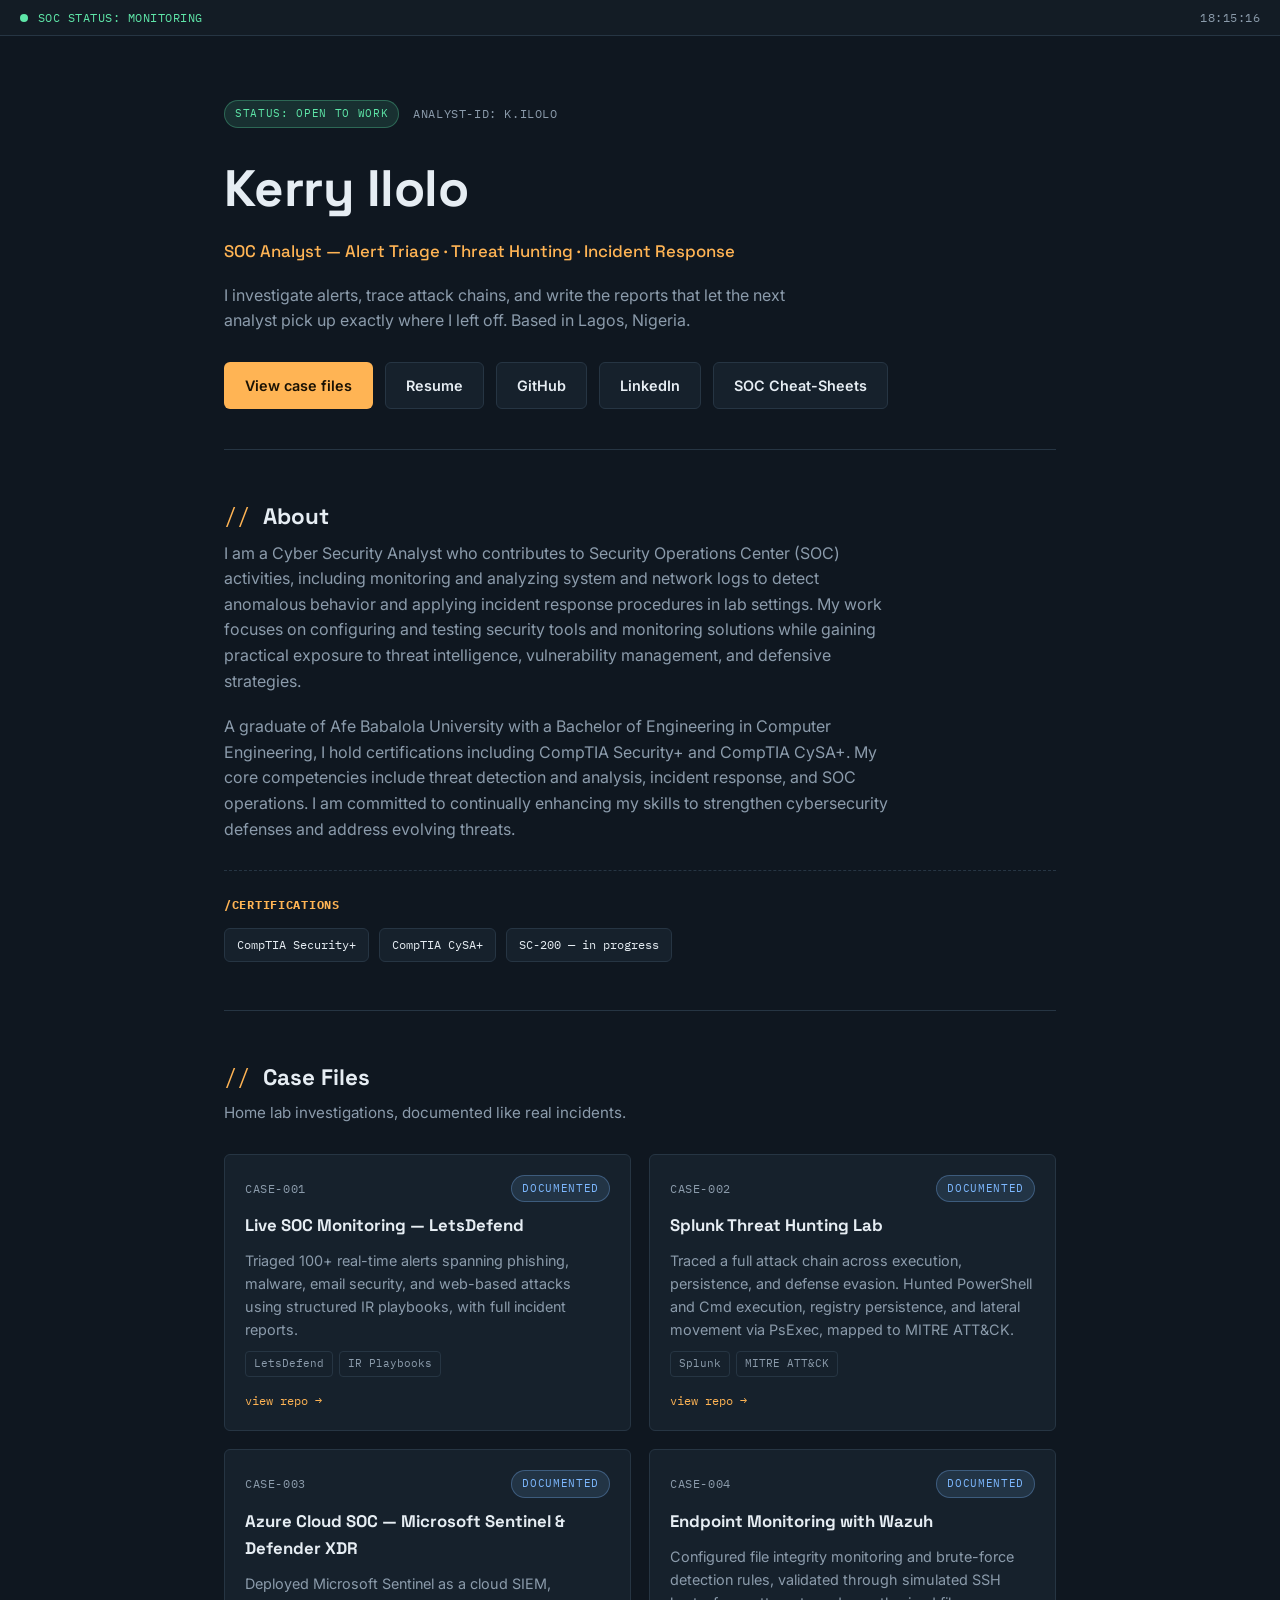
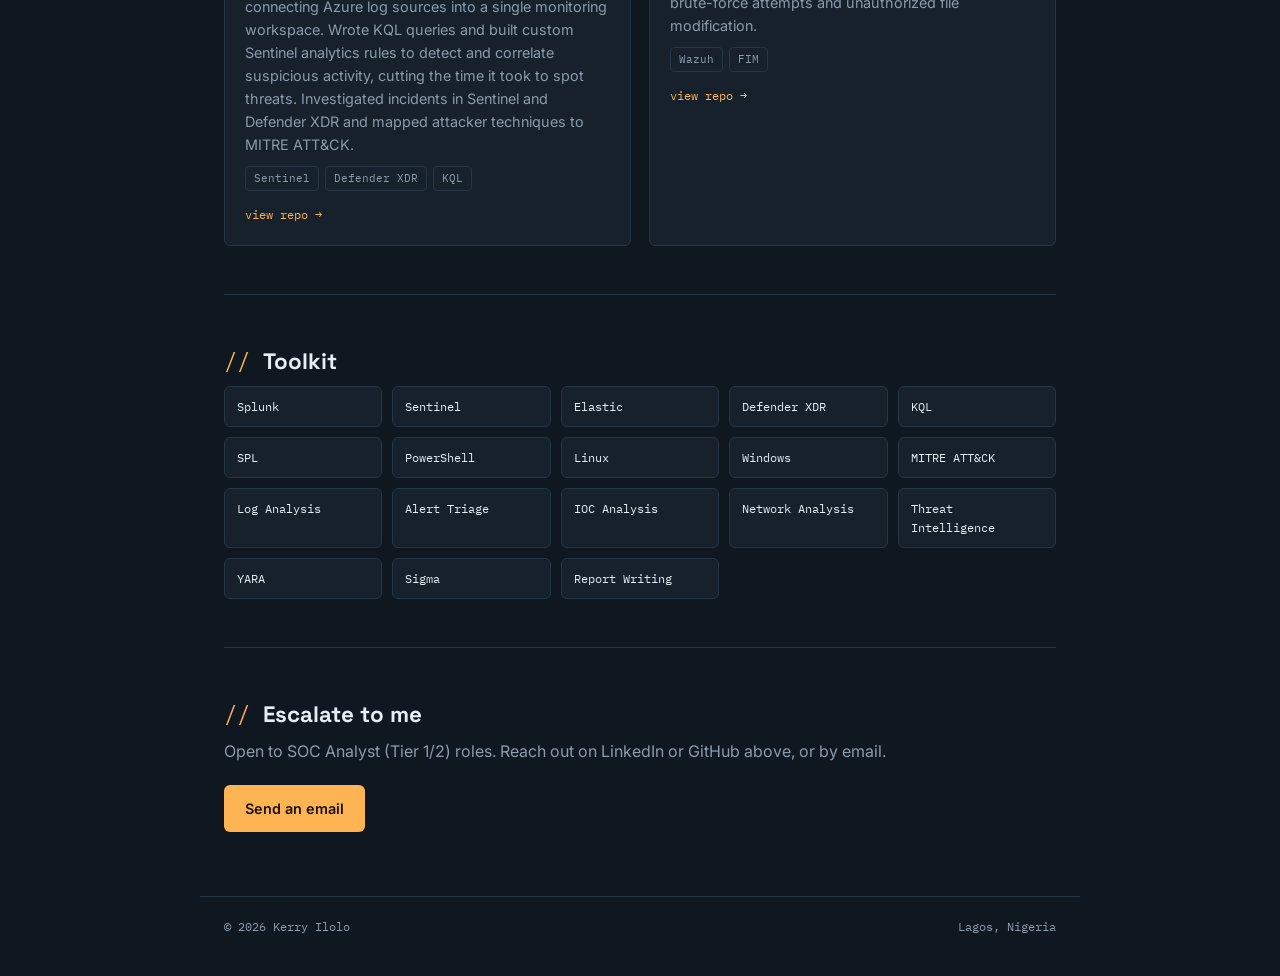
<file: index.html>
<!DOCTYPE html>
<html lang="en">
<head>
<meta charset="UTF-8">
<meta name="viewport" content="width=device-width, initial-scale=1.0">
<title>Kerry Ilolo — SOC Analyst Portfolio</title>
<link rel="icon" type="image/svg+xml" href="favicons/favicon.svg">
<link rel="preconnect" href="https://fonts.googleapis.com">
<link href="https://fonts.googleapis.com/css2?family=Space+Grotesk:wght@500;600;700&family=Inter:wght@400;500;600&family=IBM+Plex+Mono:wght@400;500&display=swap" rel="stylesheet">
<link rel="stylesheet" href="css/style.css">
</head>
<body>

  <div class="side-stream side-stream--left mono" aria-hidden="true">
    <div class="side-stream__track">
      <span>4625 Logon Failure x12 — WKSTN-09</span>
      <span>Mimikatz signature detected — LSASS</span>
      <span>T1055 Process Injection — svchost.exe</span>
      <span>Suspicious PowerShell -enc flag</span>
      <span>C2 beacon: 45.9.148.x — 60s interval</span>
      <span>4672 Special Privileges Assigned</span>
      <span>RDP brute-force — 340 attempts/10m</span>
      <span>4698 Scheduled Task Created — persistence</span>
      <span>DNS tunneling suspected — length anomaly</span>
      <span>Unsigned driver loaded — Sysmon EID 6</span>
      <span>Verdict: True Positive</span>
      <span>Case CASE-002 status: closed</span>
      <span>4625 Logon Failure x12 — WKSTN-09</span>
      <span>Mimikatz signature detected — LSASS</span>
      <span>T1055 Process Injection — svchost.exe</span>
      <span>Suspicious PowerShell -enc flag</span>
      <span>C2 beacon: 45.9.148.x — 60s interval</span>
      <span>4672 Special Privileges Assigned</span>
      <span>RDP brute-force — 340 attempts/10m</span>
      <span>4698 Scheduled Task Created — persistence</span>
      <span>DNS tunneling suspected — length anomaly</span>
      <span>Unsigned driver loaded — Sysmon EID 6</span>
      <span>Verdict: True Positive</span>
      <span>Case CASE-002 status: closed</span>
    </div>
  </div>

  <div class="side-stream side-stream--right mono" aria-hidden="true">
    <div class="side-stream__track">
      <span>MITRE T1059.001 detected</span>
      <span>Sigma rule: proc_creation_win</span>
      <span>YARA rule match: susp_dropper</span>
      <span>Kerberoasting attempt — 4769 spike</span>
      <span>Lateral movement: PsExec named pipe</span>
      <span>Registry Run key persistence added</span>
      <span>Host isolated — WKSTN-09</span>
      <span>IOC blocked at firewall</span>
      <span>Escalated: Tier 2</span>
      <span>Credential dumping — ProcessAccess LSASS</span>
      <span>Alert triaged in 4m 12s</span>
      <span>Analyst: K.Ilolo — shift active</span>
      <span>MITRE T1059.001 detected</span>
      <span>Sigma rule: proc_creation_win</span>
      <span>YARA rule match: susp_dropper</span>
      <span>Kerberoasting attempt — 4769 spike</span>
      <span>Lateral movement: PsExec named pipe</span>
      <span>Registry Run key persistence added</span>
      <span>Host isolated — WKSTN-09</span>
      <span>IOC blocked at firewall</span>
      <span>Escalated: Tier 2</span>
      <span>Credential dumping — ProcessAccess LSASS</span>
      <span>Alert triaged in 4m 12s</span>
      <span>Analyst: K.Ilolo — shift active</span>
    </div>
  </div>

  <div class="statusbar">
    <span class="statusbar__dot" aria-hidden="true"></span>
    <span class="statusbar__text">SOC STATUS: MONITORING</span>
    <span class="statusbar__time" id="clock">--:--:--</span>
  </div>

  <header class="hero">
    <div class="hero__meta">
      <span class="chip chip--open">STATUS: OPEN TO WORK</span>
      <span class="mono hero__id">ANALYST-ID: K.ILOLO</span>
    </div>
    <h1 class="hero__title">Kerry Ilolo</h1>
    <p class="hero__role">SOC Analyst &mdash; Alert Triage · Threat Hunting · Incident Response</p>
    <p class="hero__summary">
      I investigate alerts, trace attack chains, and write the reports that let the next
      analyst pick up exactly where I left off. Based in Lagos, Nigeria.
    </p>
    <div class="hero__actions">
      <a href="#labs" class="btn btn--primary">View case files</a>
      <a href="docs/resume.pdf" class="btn btn--ghost" target="_blank" rel="noopener">Resume</a>
      <a href="https://github.com/ilolokerry" class="btn btn--ghost" target="_blank" rel="noopener">GitHub</a>
      <a href="https://linkedin.com/in/ilolo-kerry" class="btn btn--ghost" target="_blank" rel="noopener">LinkedIn</a>
      <a href="cheatsheets.html" class="btn btn--ghost">SOC Cheat-Sheets</a>
    </div>
  </header>

  <main>

    <section class="panel" id="about">
      <h2 class="panel__title"><span class="mono">// </span>About</h2>
      <p class="panel__text">
        I am a Cyber Security Analyst who contributes to Security Operations Center (SOC) activities,
        including monitoring and analyzing system and network logs to detect anomalous behavior and
        applying incident response procedures in lab settings. My work focuses on configuring and
        testing security tools and monitoring solutions while gaining practical exposure to threat
        intelligence, vulnerability management, and defensive strategies.
      </p>
      <p class="panel__text">
        A graduate of Afe Babalola University with a Bachelor of Engineering in Computer Engineering,
        I hold certifications including CompTIA Security+ and CompTIA CySA+. My core competencies
        include threat detection and analysis, incident response, and SOC operations. I am committed
        to continually enhancing my skills to strengthen cybersecurity defenses and address evolving
        threats.
      </p>

      <div class="subsection" id="certifications">
        <h3 class="subsection__title mono">/certifications</h3>
        <ul class="cert-list">
          <li class="mono"><a href="https://www.credly.com/badges/8e78e296-bd0f-453c-bb1f-f68e30f0badd/linked_in_profile" target="_blank" rel="noopener">CompTIA Security+</a></li>
          <li class="mono"><a href="https://www.credly.com/badges/5bcfe7e8-dedd-446d-ac91-6cc05e7e237a/linked_in_profile" target="_blank" rel="noopener">CompTIA CySA+</a></li>
          <li class="mono">SC-200 &mdash; in progress</li>
        </ul>
      </div>
    </section>

    <section class="panel" id="labs">
      <h2 class="panel__title"><span class="mono">// </span>Case Files</h2>
      <p class="panel__subtitle">Home lab investigations, documented like real incidents.</p>

      <div class="cases">

        <article class="case">
          <div class="case__head">
            <span class="mono case__id">CASE-001</span>
            <span class="chip chip--closed">DOCUMENTED</span>
          </div>
          <h3 class="case__title">Live SOC Monitoring &mdash; LetsDefend</h3>
          <p class="case__desc">
            Triaged 100+ real-time alerts spanning phishing, malware, email security, and
            web-based attacks using structured IR playbooks, with full incident reports.
          </p>
          <div class="case__tags">
            <span class="tag mono">LetsDefend</span>
            <span class="tag mono">IR Playbooks</span>
          </div>
          <a href="https://github.com/ilolokerry/soc-alert-incident-reports" class="case__link mono" target="_blank" rel="noopener">view repo &rarr;</a>
        </article>

        <article class="case">
          <div class="case__head">
            <span class="mono case__id">CASE-002</span>
            <span class="chip chip--closed">DOCUMENTED</span>
          </div>
          <h3 class="case__title">Splunk Threat Hunting Lab</h3>
          <p class="case__desc">
            Traced a full attack chain across execution, persistence, and defense evasion.
            Hunted PowerShell and Cmd execution, registry persistence, and lateral movement
            via PsExec, mapped to MITRE ATT&amp;CK.
          </p>
          <div class="case__tags">
            <span class="tag mono">Splunk</span>
            <span class="tag mono">MITRE ATT&amp;CK</span>
          </div>
          <a href="https://github.com/ilolokerry/Threat-Hunting-Lab-Splunk" class="case__link mono" target="_blank" rel="noopener">view repo &rarr;</a>
        </article>

        <article class="case">
          <div class="case__head">
            <span class="mono case__id">CASE-003</span>
            <span class="chip chip--closed">DOCUMENTED</span>
          </div>
          <h3 class="case__title">Azure Cloud SOC &mdash; Microsoft Sentinel &amp; Defender XDR</h3>
          <p class="case__desc">
            Deployed Microsoft Sentinel as a cloud SIEM, connecting Azure log sources into a
            single monitoring workspace. Wrote KQL queries and built custom Sentinel analytics
            rules to detect and correlate suspicious activity, cutting the time it took to spot
            threats. Investigated incidents in Sentinel and Defender XDR and mapped attacker
            techniques to MITRE ATT&amp;CK.
          </p>
          <div class="case__tags">
            <span class="tag mono">Sentinel</span>
            <span class="tag mono">Defender XDR</span>
            <span class="tag mono">KQL</span>
          </div>
          <a href="https://github.com/ilolokerry/soc-alert-incident-reports" class="case__link mono" target="_blank" rel="noopener">view repo &rarr;</a>
        </article>

        <article class="case">
          <div class="case__head">
            <span class="mono case__id">CASE-004</span>
            <span class="chip chip--closed">DOCUMENTED</span>
          </div>
          <h3 class="case__title">Endpoint Monitoring with Wazuh</h3>
          <p class="case__desc">
            Configured file integrity monitoring and brute-force detection rules, validated
            through simulated SSH brute-force attempts and unauthorized file modification.
          </p>
          <div class="case__tags">
            <span class="tag mono">Wazuh</span>
            <span class="tag mono">FIM</span>
          </div>
          <a href="https://github.com/ilolokerry/Endpoint-Monitoring-Threat-Detection-Lab-with-Wazuh" class="case__link mono" target="_blank" rel="noopener">view repo &rarr;</a>
        </article>

      </div>
    </section>

    <section class="panel" id="toolkit">
      <h2 class="panel__title"><span class="mono">// </span>Toolkit</h2>
      <div class="toolkit-grid mono">
        <span>Splunk</span>
        <span>Sentinel</span>
        <span>Elastic</span>
        <span>Defender XDR</span>
        <span>KQL</span>
        <span>SPL</span>
        <span>PowerShell</span>
        <span>Linux</span>
        <span>Windows</span>
        <span>MITRE ATT&amp;CK</span>
        <span>Log Analysis</span>
        <span>Alert Triage</span>
        <span>IOC Analysis</span>
        <span>Network Analysis</span>
        <span>Threat Intelligence</span>
        <span>YARA</span>
        <span>Sigma</span>
        <span>Report Writing</span>
      </div>
    </section>

    <section class="panel panel--contact" id="contact">
      <h2 class="panel__title"><span class="mono">// </span>Escalate to me</h2>
      <p class="panel__text">
        Open to SOC Analyst (Tier 1/2) roles. Reach out on LinkedIn or GitHub above,
        or by email.
      </p>
      <a href="mailto:kerryilololeroy@gmail.com" class="btn btn--primary">Send an email</a>
    </section>

  </main>

  <footer class="footer mono">
    <span>&copy; <span id="year"></span> Kerry Ilolo</span>
    <span>Lagos, Nigeria</span>
  </footer>

  <script src="js/script.js"></script>
</body>
</html>
</file>
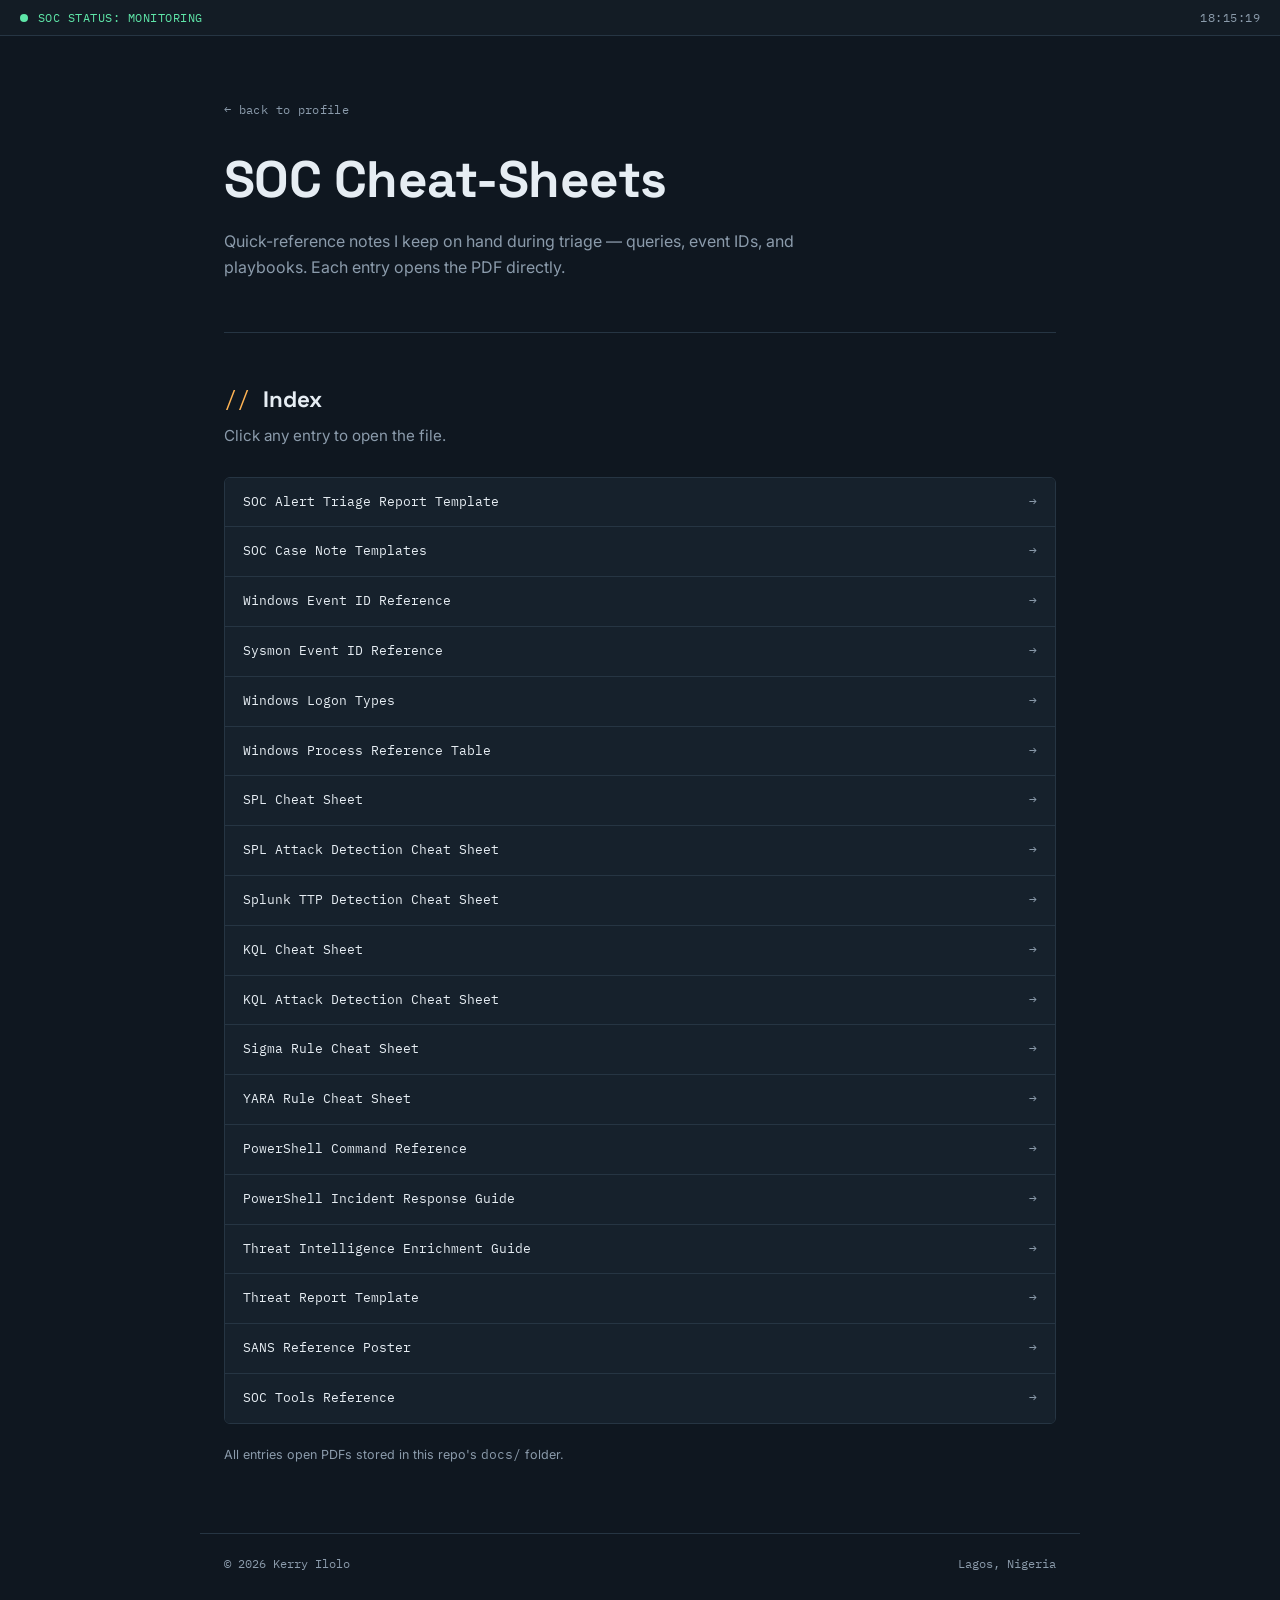
<file: cheatsheets.html>
<!DOCTYPE html>
<html lang="en">
<head>
<meta charset="UTF-8">
<meta name="viewport" content="width=device-width, initial-scale=1.0">
<title>SOC Cheat-Sheets — Kerry Ilolo</title>
<link rel="icon" type="image/svg+xml" href="favicons/favicon-cheatsheets.svg">
<link rel="preconnect" href="https://fonts.googleapis.com">
<link href="https://fonts.googleapis.com/css2?family=Space+Grotesk:wght@500;600;700&family=Inter:wght@400;500;600&family=IBM+Plex+Mono:wght@400;500&display=swap" rel="stylesheet">
<link rel="stylesheet" href="css/style.css">
<link rel="stylesheet" href="css/cheatsheets.css">
</head>
<body>

  <div class="side-stream side-stream--left mono" aria-hidden="true">
    <div class="side-stream__track">
      <span>4625 Logon Failure x12 — WKSTN-09</span>
      <span>Mimikatz signature detected — LSASS</span>
      <span>T1055 Process Injection — svchost.exe</span>
      <span>Suspicious PowerShell -enc flag</span>
      <span>C2 beacon: 45.9.148.x — 60s interval</span>
      <span>4672 Special Privileges Assigned</span>
      <span>RDP brute-force — 340 attempts/10m</span>
      <span>4698 Scheduled Task Created — persistence</span>
      <span>DNS tunneling suspected — length anomaly</span>
      <span>Unsigned driver loaded — Sysmon EID 6</span>
      <span>Verdict: True Positive</span>
      <span>Case CASE-002 status: closed</span>
      <span>4625 Logon Failure x12 — WKSTN-09</span>
      <span>Mimikatz signature detected — LSASS</span>
      <span>T1055 Process Injection — svchost.exe</span>
      <span>Suspicious PowerShell -enc flag</span>
      <span>C2 beacon: 45.9.148.x — 60s interval</span>
      <span>4672 Special Privileges Assigned</span>
      <span>RDP brute-force — 340 attempts/10m</span>
      <span>4698 Scheduled Task Created — persistence</span>
      <span>DNS tunneling suspected — length anomaly</span>
      <span>Unsigned driver loaded — Sysmon EID 6</span>
      <span>Verdict: True Positive</span>
      <span>Case CASE-002 status: closed</span>
    </div>
  </div>

  <div class="side-stream side-stream--right mono" aria-hidden="true">
    <div class="side-stream__track">
      <span>MITRE T1059.001 detected</span>
      <span>Sigma rule: proc_creation_win</span>
      <span>YARA rule match: susp_dropper</span>
      <span>Kerberoasting attempt — 4769 spike</span>
      <span>Lateral movement: PsExec named pipe</span>
      <span>Registry Run key persistence added</span>
      <span>Host isolated — WKSTN-09</span>
      <span>IOC blocked at firewall</span>
      <span>Escalated: Tier 2</span>
      <span>Credential dumping — ProcessAccess LSASS</span>
      <span>Alert triaged in 4m 12s</span>
      <span>Analyst: K.Ilolo — shift active</span>
      <span>MITRE T1059.001 detected</span>
      <span>Sigma rule: proc_creation_win</span>
      <span>YARA rule match: susp_dropper</span>
      <span>Kerberoasting attempt — 4769 spike</span>
      <span>Lateral movement: PsExec named pipe</span>
      <span>Registry Run key persistence added</span>
      <span>Host isolated — WKSTN-09</span>
      <span>IOC blocked at firewall</span>
      <span>Escalated: Tier 2</span>
      <span>Credential dumping — ProcessAccess LSASS</span>
      <span>Alert triaged in 4m 12s</span>
      <span>Analyst: K.Ilolo — shift active</span>
    </div>
  </div>

  <div class="statusbar">
    <span class="statusbar__dot" aria-hidden="true"></span>
    <span class="statusbar__text">SOC STATUS: MONITORING</span>
    <span class="statusbar__time" id="clock">--:--:--</span>
  </div>

  <header class="hero hero--compact">
    <div class="hero__meta">
      <a href="index.html" class="mono back-link">&larr; back to profile</a>
    </div>
    <h1 class="hero__title">SOC Cheat-Sheets</h1>
    <p class="hero__summary">
      Quick-reference notes I keep on hand during triage &mdash; queries, event IDs, and
      playbooks. Each entry opens the PDF directly.
    </p>
  </header>

  <main>
    <section class="panel" id="sheet-index">
      <h2 class="panel__title"><span class="mono">// </span>Index</h2>
      <p class="panel__subtitle">Click any entry to open the file.</p>

      <ul class="sheet-list mono" id="sheetList">
        <li class="sheet-item" data-url="docs/SOC-Alert-Triage-Report-template.pdf">
          <span class="sheet-item__name">SOC Alert Triage Report Template</span>
          <span class="sheet-item__arrow">&rarr;</span>
        </li>
        <li class="sheet-item" data-url="docs/SOC-Case-Note-Templates.pdf">
          <span class="sheet-item__name">SOC Case Note Templates</span>
          <span class="sheet-item__arrow">&rarr;</span>
        </li>
        <li class="sheet-item" data-url="docs/Windows_Event_ID_Reference.pdf">
          <span class="sheet-item__name">Windows Event ID Reference</span>
          <span class="sheet-item__arrow">&rarr;</span>
        </li>
        <li class="sheet-item" data-url="docs/Sysmon_Event_ID_Reference.pdf">
          <span class="sheet-item__name">Sysmon Event ID Reference</span>
          <span class="sheet-item__arrow">&rarr;</span>
        </li>
        <li class="sheet-item" data-url="docs/Windows_Logon_Types.pdf">
          <span class="sheet-item__name">Windows Logon Types</span>
          <span class="sheet-item__arrow">&rarr;</span>
        </li>
        <li class="sheet-item" data-url="docs/Windows_Process_Reference_Table.pdf">
          <span class="sheet-item__name">Windows Process Reference Table</span>
          <span class="sheet-item__arrow">&rarr;</span>
        </li>
        <li class="sheet-item" data-url="docs/SPL_Cheat_Sheet.pdf">
          <span class="sheet-item__name">SPL Cheat Sheet</span>
          <span class="sheet-item__arrow">&rarr;</span>
        </li>
        <li class="sheet-item" data-url="docs/SPL_Attack_Detection_Cheat_Sheet.pdf">
          <span class="sheet-item__name">SPL Attack Detection Cheat Sheet</span>
          <span class="sheet-item__arrow">&rarr;</span>
        </li>
        <li class="sheet-item" data-url="docs/Splunk_TTP_Detection_Cheatsheet.pdf">
          <span class="sheet-item__name">Splunk TTP Detection Cheat Sheet</span>
          <span class="sheet-item__arrow">&rarr;</span>
        </li>
        <li class="sheet-item" data-url="docs/KQL_Cheat_Sheet.pdf">
          <span class="sheet-item__name">KQL Cheat Sheet</span>
          <span class="sheet-item__arrow">&rarr;</span>
        </li>
        <li class="sheet-item" data-url="docs/KQL_Attack_Detection_Cheat_Sheet.pdf">
          <span class="sheet-item__name">KQL Attack Detection Cheat Sheet</span>
          <span class="sheet-item__arrow">&rarr;</span>
        </li>
        <li class="sheet-item" data-url="docs/sigma-cheat-sheet.pdf">
          <span class="sheet-item__name">Sigma Rule Cheat Sheet</span>
          <span class="sheet-item__arrow">&rarr;</span>
        </li>
        <li class="sheet-item" data-url="docs/yara-cheat-sheet.pdf">
          <span class="sheet-item__name">YARA Rule Cheat Sheet</span>
          <span class="sheet-item__arrow">&rarr;</span>
        </li>
        <li class="sheet-item" data-url="docs/PowerShell.pdf">
          <span class="sheet-item__name">PowerShell Command Reference</span>
          <span class="sheet-item__arrow">&rarr;</span>
        </li>
        <li class="sheet-item" data-url="docs/PowerShell_Incident_Response.pdf">
          <span class="sheet-item__name">PowerShell Incident Response Guide</span>
          <span class="sheet-item__arrow">&rarr;</span>
        </li>
        <li class="sheet-item" data-url="docs/Enrichment.pdf">
          <span class="sheet-item__name">Threat Intelligence Enrichment Guide</span>
          <span class="sheet-item__arrow">&rarr;</span>
        </li>
        <li class="sheet-item" data-url="docs/THREAT-REPORT-template.pdf">
          <span class="sheet-item__name">Threat Report Template</span>
          <span class="sheet-item__arrow">&rarr;</span>
        </li>
        <li class="sheet-item" data-url="docs/sans_poster.pdf">
          <span class="sheet-item__name">SANS Reference Poster</span>
          <span class="sheet-item__arrow">&rarr;</span>
        </li>
        <li class="sheet-item" data-url="docs/Tools.pdf">
          <span class="sheet-item__name">SOC Tools Reference</span>
          <span class="sheet-item__arrow">&rarr;</span>
        </li>
      </ul>

      <p class="panel__text sheet-note">
        All entries open PDFs stored in this repo's <span class="mono">docs/</span> folder.
      </p>
    </section>
  </main>

  <footer class="footer mono">
    <span>&copy; <span id="year"></span> Kerry Ilolo</span>
    <span>Lagos, Nigeria</span>
  </footer>

  <script src="js/script.js"></script>
  <script src="js/cheatsheets.js"></script>
</body>
</html>
</file>
<file: css/style.css>
:root {
  --bg: #0f1720;
  --bg-panel: #16212c;
  --bg-panel-alt: #131c25;
  --border: #263543;
  --text: #e6edf3;
  --text-dim: #8b9bab;
  --accent: #ffb454;
  --accent-soft: rgba(255, 180, 84, 0.12);
  --good: #5ee6a8;
  --good-soft: rgba(94, 230, 168, 0.12);
  --info: #7db8ff;
  --info-soft: rgba(125, 184, 255, 0.12);

  --font-display: 'Space Grotesk', sans-serif;
  --font-body: 'Inter', sans-serif;
  --font-mono: 'IBM Plex Mono', monospace;

  --radius: 6px;
  --maxw: 880px;
}

* { box-sizing: border-box; }

html { scroll-behavior: smooth; }

/* Decorative side log streams */
.side-stream {
  position: fixed;
  top: 0;
  bottom: 0;
  width: 210px;
  overflow: hidden;
  pointer-events: none;
  z-index: 0;
  padding-top: 120px;
  -webkit-mask-image: linear-gradient(to bottom, transparent, black 15%, black 80%, transparent);
          mask-image: linear-gradient(to bottom, transparent, black 15%, black 80%, transparent);
}

.side-stream--left { left: 0; padding-left: 28px; }
.side-stream--right { right: 0; padding-right: 28px; text-align: right; }

.side-stream__track {
  display: flex;
  flex-direction: column;
  gap: 22px;
  font-size: 11px;
  color: var(--text-dim);
  opacity: 0.4;
  animation: side-scroll 50s linear infinite;
}

.side-stream--right .side-stream__track { animation-duration: 62s; }

.side-stream__track span {
  display: block;
  animation-name: glitch-green;
  animation-timing-function: linear;
  animation-iteration-count: infinite;
}

.side-stream__track span:nth-child(6n+1) { animation-duration: 2.4s; animation-delay: 0s; }
.side-stream__track span:nth-child(6n+2) { animation-duration: 3.1s; animation-delay: 0.3s; }
.side-stream__track span:nth-child(6n+3) { animation-duration: 2s;   animation-delay: 0.6s; }
.side-stream__track span:nth-child(6n+4) { animation-duration: 3.6s; animation-delay: 0.15s; }
.side-stream__track span:nth-child(6n+5) { animation-duration: 2.7s; animation-delay: 0.45s; }
.side-stream__track span:nth-child(6n+6) { animation-duration: 3.3s; animation-delay: 0.75s; }

@keyframes glitch-green {
  0%, 70%, 100% {
    color: var(--text-dim);
    text-shadow: none;
  }
  72% {
    color: #39ff8f;
    text-shadow: 0 0 6px rgba(57, 255, 143, 0.85), 0 0 14px rgba(57, 255, 143, 0.4);
  }
  75% {
    color: var(--text-dim);
    text-shadow: none;
  }
  80% {
    color: #39ff8f;
    text-shadow: 0 0 8px rgba(57, 255, 143, 0.9), 0 0 16px rgba(57, 255, 143, 0.5);
  }
  83% {
    color: var(--text-dim);
    text-shadow: none;
  }
}

@media (prefers-reduced-motion: reduce) {
  .side-stream__track span { animation: none; }
}

@keyframes side-scroll {
  from { transform: translateY(0); }
  to   { transform: translateY(-50%); }
}

@media (max-width: 1300px) {
  .side-stream { display: none; }
}

@media (prefers-reduced-motion: reduce) {
  .side-stream__track { animation: none; }
}

body {
  margin: 0;
  background: var(--bg);
  color: var(--text);
  font-family: var(--font-body);
  line-height: 1.6;
}

.mono { font-family: var(--font-mono); }

/* Status bar */
.statusbar {
  display: flex;
  align-items: center;
  gap: 10px;
  padding: 8px 20px;
  font-family: var(--font-mono);
  font-size: 12px;
  letter-spacing: 0.04em;
  color: var(--text-dim);
  border-bottom: 1px solid var(--border);
  background: var(--bg-panel-alt);
}

.statusbar__dot {
  width: 8px;
  height: 8px;
  border-radius: 50%;
  background: var(--good);
  box-shadow: 0 0 0 0 rgba(94, 230, 168, 0.6);
  animation: pulse 2s infinite;
  flex-shrink: 0;
}

@keyframes pulse {
  0%   { box-shadow: 0 0 0 0 rgba(94, 230, 168, 0.5); }
  70%  { box-shadow: 0 0 0 6px rgba(94, 230, 168, 0); }
  100% { box-shadow: 0 0 0 0 rgba(94, 230, 168, 0); }
}

.statusbar__text { color: var(--good); }
.statusbar__time { margin-left: auto; }

@media (prefers-reduced-motion: reduce) {
  .statusbar__dot { animation: none; }
}

/* Hero */
.hero {
  max-width: var(--maxw);
  margin: 0 auto;
  padding: 64px 24px 40px;
}

.hero__meta {
  display: flex;
  align-items: center;
  gap: 14px;
  margin-bottom: 20px;
  flex-wrap: wrap;
}

.hero__id { color: var(--text-dim); font-size: 12px; letter-spacing: 0.05em; }

.hero__title {
  font-family: var(--font-display);
  font-weight: 700;
  font-size: clamp(2.2rem, 5vw, 3.2rem);
  margin: 0 0 8px;
  letter-spacing: -0.01em;
}

.hero__role {
  font-family: var(--font-display);
  font-weight: 500;
  color: var(--accent);
  font-size: 1.05rem;
  margin: 0 0 18px;
}

.hero__summary {
  max-width: 60ch;
  color: var(--text-dim);
  font-size: 1rem;
  margin: 0 0 28px;
}

.hero__actions {
  display: flex;
  gap: 12px;
  flex-wrap: wrap;
}

/* Chips */
.chip {
  display: inline-block;
  font-family: var(--font-mono);
  font-size: 11px;
  letter-spacing: 0.06em;
  padding: 4px 10px;
  border-radius: 999px;
  border: 1px solid transparent;
}

.chip--open   { background: var(--good-soft); color: var(--good); border-color: rgba(94,230,168,0.3); }
.chip--closed { background: var(--info-soft); color: var(--info); border-color: rgba(125,184,255,0.3); }
.chip--progress { background: var(--accent-soft); color: var(--accent); border-color: rgba(255,180,84,0.3); }

/* Buttons */
.btn {
  display: inline-block;
  font-family: var(--font-body);
  font-weight: 600;
  font-size: 0.9rem;
  padding: 11px 20px;
  border-radius: var(--radius);
  text-decoration: none;
  border: 1px solid transparent;
  transition: transform 0.15s ease, border-color 0.15s ease, background 0.15s ease;
}

.btn:focus-visible {
  outline: 2px solid var(--accent);
  outline-offset: 2px;
}

.btn--primary {
  background: var(--accent);
  color: #1a1204;
}
.btn--primary:hover { transform: translateY(-1px); }

.btn--ghost {
  background: var(--bg-panel);
  color: var(--text);
  border-color: var(--border);
}
.btn--ghost:hover { border-color: var(--accent); }

/* Panels */
main {
  max-width: var(--maxw);
  margin: 0 auto;
  padding: 0 24px;
}

.panel {
  padding: 48px 0;
  border-top: 1px solid var(--border);
}

.panel__title {
  font-family: var(--font-display);
  font-size: 1.4rem;
  margin: 0 0 6px;
}

.panel__title .mono {
  color: var(--accent);
  font-weight: 400;
}

.panel__subtitle {
  color: var(--text-dim);
  margin: 0 0 28px;
  font-size: 0.95rem;
}

.panel__text {
  color: var(--text-dim);
  max-width: 68ch;
  margin: 0 0 20px;
}

.subsection {
  margin-top: 28px;
  padding-top: 24px;
  border-top: 1px dashed var(--border);
}

.subsection__title {
  font-size: 12px;
  letter-spacing: 0.06em;
  color: var(--accent);
  margin: 0 0 14px;
  text-transform: uppercase;
}

.cert-list {
  list-style: none;
  padding: 0;
  margin: 0;
  display: flex;
  gap: 10px;
  flex-wrap: wrap;
}

.cert-list li {
  font-size: 12px;
  color: var(--text);
  background: var(--bg-panel);
  border: 1px solid var(--border);
  padding: 6px 12px;
  border-radius: var(--radius);
  transition: border-color 0.15s ease;
}

.cert-list li:hover { border-color: var(--accent); }

.cert-list a {
  color: inherit;
  text-decoration: none;
}
.cert-list a:hover { color: var(--accent); }
.cert-list a:focus-visible {
  outline: 2px solid var(--accent);
  outline-offset: 2px;
}

/* Case cards */
.cases {
  display: grid;
  grid-template-columns: repeat(2, 1fr);
  gap: 18px;
}

@media (max-width: 680px) {
  .cases { grid-template-columns: 1fr; }
}

.case {
  background: var(--bg-panel);
  border: 1px solid var(--border);
  border-radius: var(--radius);
  padding: 20px;
  display: flex;
  flex-direction: column;
  gap: 10px;
  transition: border-color 0.15s ease;
}

.case:hover { border-color: var(--accent); }

.case__head {
  display: flex;
  justify-content: space-between;
  align-items: center;
}

.case__id { color: var(--text-dim); font-size: 12px; letter-spacing: 0.05em; }

.case__title {
  font-family: var(--font-display);
  font-size: 1.05rem;
  margin: 0;
}

.case__desc {
  color: var(--text-dim);
  font-size: 0.9rem;
  margin: 0;
}

.case__tags {
  display: flex;
  gap: 6px;
  flex-wrap: wrap;
}

.tag {
  font-size: 11px;
  color: var(--text-dim);
  border: 1px solid var(--border);
  border-radius: 4px;
  padding: 3px 8px;
}

.case__link {
  color: var(--accent);
  text-decoration: none;
  font-size: 12px;
  margin-top: 4px;
}
.case__link:hover { text-decoration: underline; }
.case__link:focus-visible { outline: 2px solid var(--accent); outline-offset: 2px; }

/* Toolkit grid */
.toolkit-grid {
  display: grid;
  grid-template-columns: repeat(auto-fill, minmax(150px, 1fr));
  gap: 10px;
}

.toolkit-grid span {
  font-size: 12px;
  color: var(--text);
  background: var(--bg-panel);
  border: 1px solid var(--border);
  border-radius: var(--radius);
  padding: 10px 12px;
}

/* Contact */
.panel--contact { padding-bottom: 64px; }

/* Footer */
.footer {
  max-width: var(--maxw);
  margin: 0 auto;
  padding: 20px 24px 40px;
  display: flex;
  justify-content: space-between;
  font-size: 12px;
  color: var(--text-dim);
  border-top: 1px solid var(--border);
}
</file>
<file: css/cheatsheets.css>
.hero--compact {
  padding-bottom: 24px;
}

.back-link {
  color: var(--text-dim);
  text-decoration: none;
  font-size: 12px;
  letter-spacing: 0.03em;
}
.back-link:hover { color: var(--accent); }

.sheet-list {
  list-style: none;
  margin: 0;
  padding: 0;
  border: 1px solid var(--border);
  border-radius: var(--radius);
  overflow: hidden;
}

.sheet-item {
  display: flex;
  align-items: center;
  justify-content: space-between;
  padding: 14px 18px;
  font-size: 13px;
  color: var(--text);
  background: var(--bg-panel);
  border-bottom: 1px solid var(--border);
  cursor: pointer;
  transition: background 0.15s ease, padding-left 0.15s ease;
}

.sheet-item:last-child { border-bottom: none; }

.sheet-item:hover {
  background: var(--bg-panel-alt);
  padding-left: 24px;
}

.sheet-item:hover .sheet-item__arrow,
.sheet-item:focus-visible .sheet-item__arrow {
  color: var(--accent);
}

.sheet-item:focus-visible {
  outline: 2px solid var(--accent);
  outline-offset: -2px;
}

.sheet-item__arrow {
  color: var(--text-dim);
  transition: color 0.15s ease;
}

.sheet-note {
  margin-top: 20px;
  font-size: 12.5px;
  color: var(--text-dim);
}
</file>
